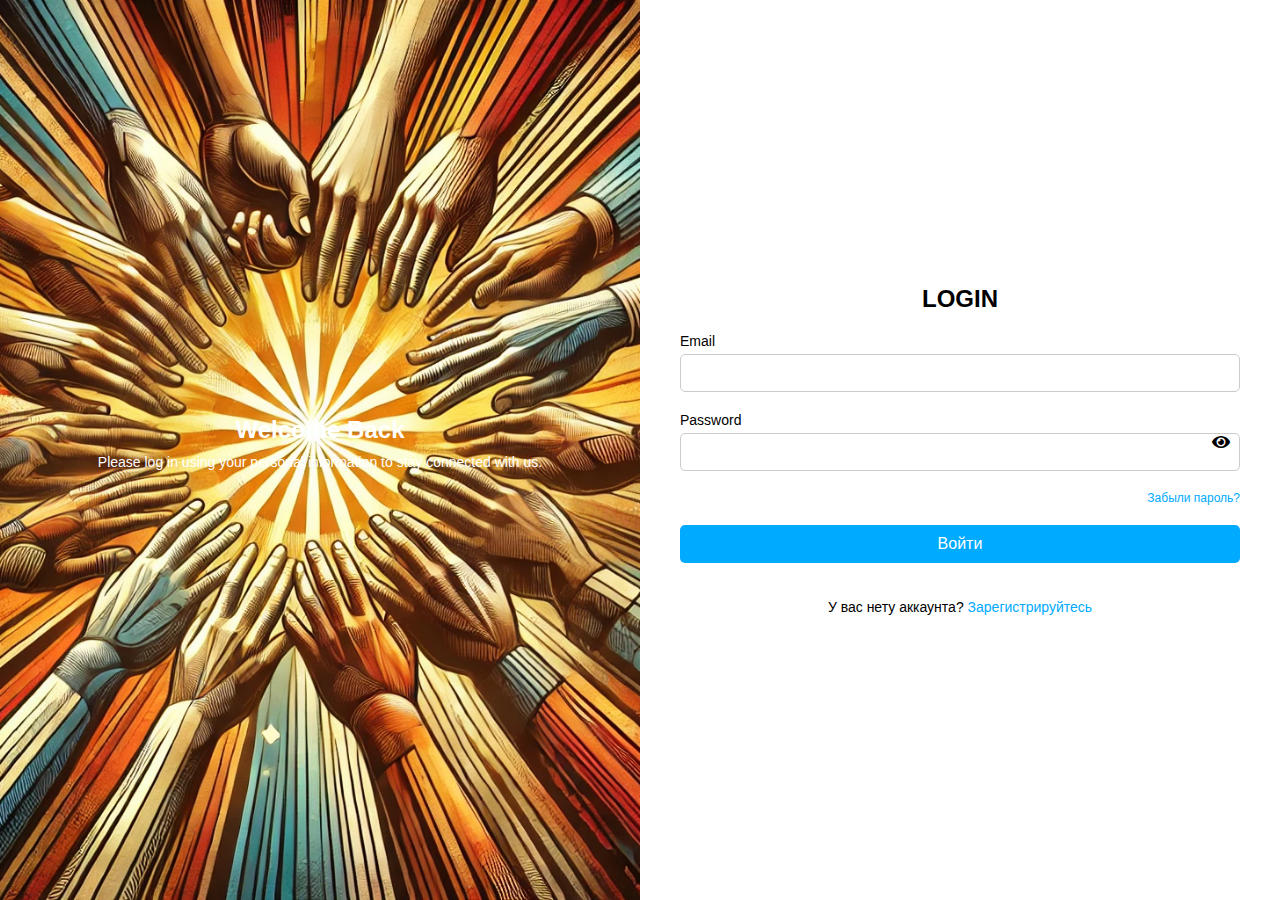
<file: index 2.html>
<html>
<head>
    <title>Login Page</title>
    <link rel="stylesheet" href="https://cdnjs.cloudflare.com/ajax/libs/font-awesome/5.15.3/css/all.min.css">
    <link rel="stylesheet" href="style1.css">
    <script src="script.js"></script>
</head>
<body>
    <body>
        <div class="login-container">
            <div class="login-left">
              <div>
                  <h2>Welcome Back</h2>
                  <p>Please log in using your personal information to stay connected with us.</p>
              </div>
          </div>
          <div class="login-right">
              <h2>LOGIN</h2>
              <form class="login-form">
                  <div class="input-wrapper">
                      <label for="email">Email</label>
                      <input type="email" id="email" name="email" required>
                  </div>
                  <div class="input-wrapper password-wrapper">
                      <label for="password">Password</label>
                      <input type="password" id="password" name="password" required>
                      <i class="fas fa-eye toggle-password" onclick="togglePassword()"></i>
                  </div>
                  <div class="forgot-password">
                      <a href="#">Забыли пароль?</a>
                  </div>
                  <button type="submit" class="login-button">Войти</button>
              </form>
              <div class="signup-link">
                  У вас нету аккаунта? <a href="#">Зарегистрируйтесь</a>
              </div>
          </div>
        </div>
    </body>
</body>
</html>
</file>
<file: style1.css>
body {
    margin: 0;
    height: 100vh;
    display: flex;
    font-family: Arial, sans-serif;
}
.login-container {
    display: flex;
    width: 100%;
    height: 100%;
}
.login-left {
    background: url('img/edinstvo.webp') no-repeat center center;
    background-size: cover;
    width: 50%;
    display: flex;
    justify-content: center;
    align-items: center;
    color: white;
    text-align: center;
}
.login-left h2 {
    margin: 0;
    font-size: 24px;
}
.login-left p {
    margin-top: 10px;
    font-size: 14px;
}
.login-right {
    background-color: white;
    width: 50%;
    padding: 40px;
    box-sizing: border-box;
    display: flex;
    flex-direction: column;
    justify-content: center;
}
.login-right h2 {
    margin: 0;
    font-size: 24px;
    font-weight: bold;
    text-align: center;
}
.login-form {
    margin-top: 20px;
}
.input-wrapper {
    margin-bottom: 20px;
}
.input-wrapper label {
    display: block;
    font-size: 14px;
    margin-bottom: 5px;
}
.input-wrapper input {
    width: 100%;
    padding: 10px;
    font-size: 14px;
    border: 1px solid #ccc;
    border-radius: 5px;
}
.password-wrapper {
    position: relative;
}
.password-wrapper input {
    padding-right: 30px; /* Space for the eye icon */
}
.password-wrapper .toggle-password {
    position: absolute;
    right: 10px; /* Position the icon */
    top: 50%;
    transform: translateY(-50%);
    cursor: pointer; /* Pointer cursor for clickable icon */
}
.forgot-password {
    text-align: right; /* Align to the right */
    font-size: 12px; /* Smaller font size */
    margin-bottom: 20px; /* Space below */
}
.forgot-password a {
    color: #00aaff; /* Link color */
    text-decoration: none; /* No underline */
}
.forgot-password a:hover {
    text-decoration: underline; /* Underline on hover */
}
.login-button {
    width: 100%; /* Full width button */
    padding: 10px; /* Padding in button */
    background-color: #00aaff; /* Button color */
    color: white; /* Text color */
    border: none; /* No border */
    border-radius: 5px; /* Rounded corners */
    font-size: 16px; /* Font size for button text */
    cursor: pointer; /* Pointer cursor on hover */
}
.login-button:hover {
   background-color:#0088cc; /* Darker blue on hover */
}
.signup-link {
   text-align:center; /* Centered text */
   font-size :14px; /* Font size for signup link */
   margin-top :20px; /* Space above signup link */
}
.signup-link a {
   color :#00aaff; /* Link color for signup link */
   text-decoration :none; /* No underline on link */
}
.signup-link a:hover {
   text-decoration :underline; /* Underline on hover for signup link */
}
</file>
